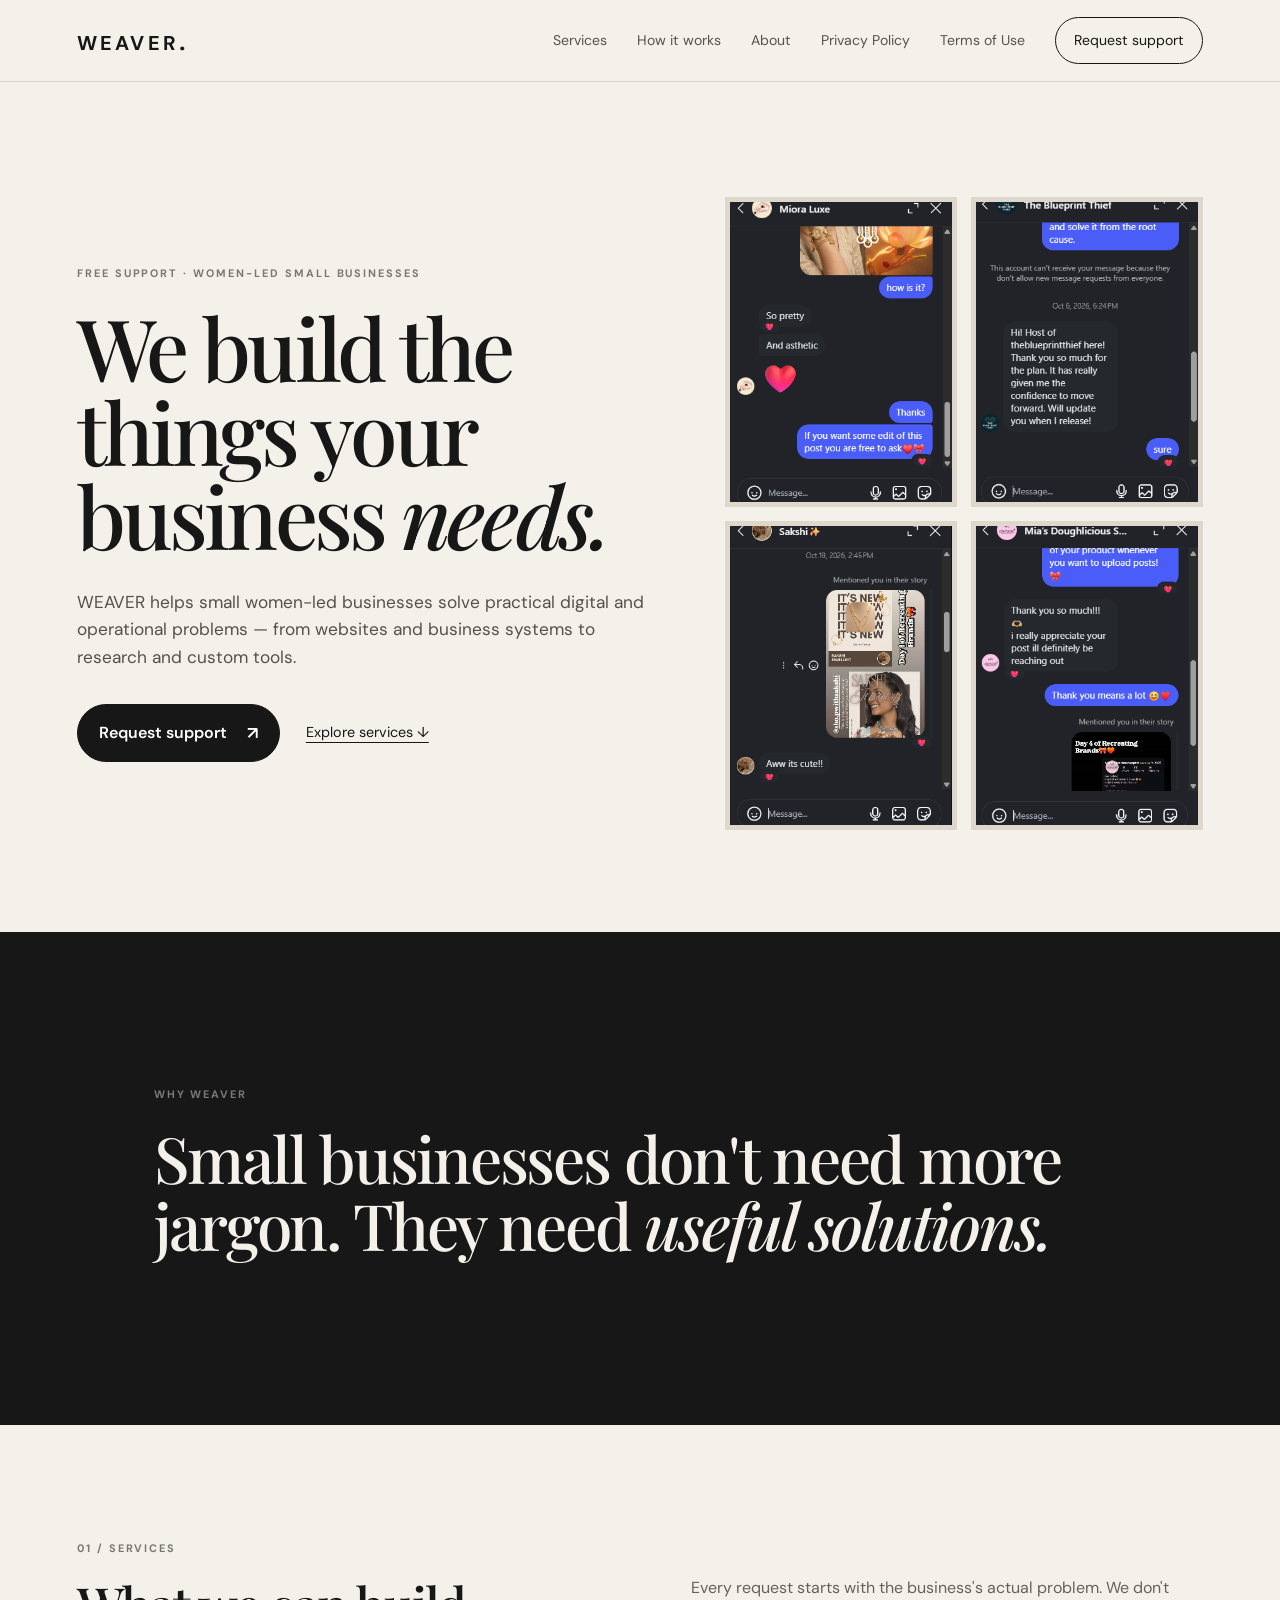
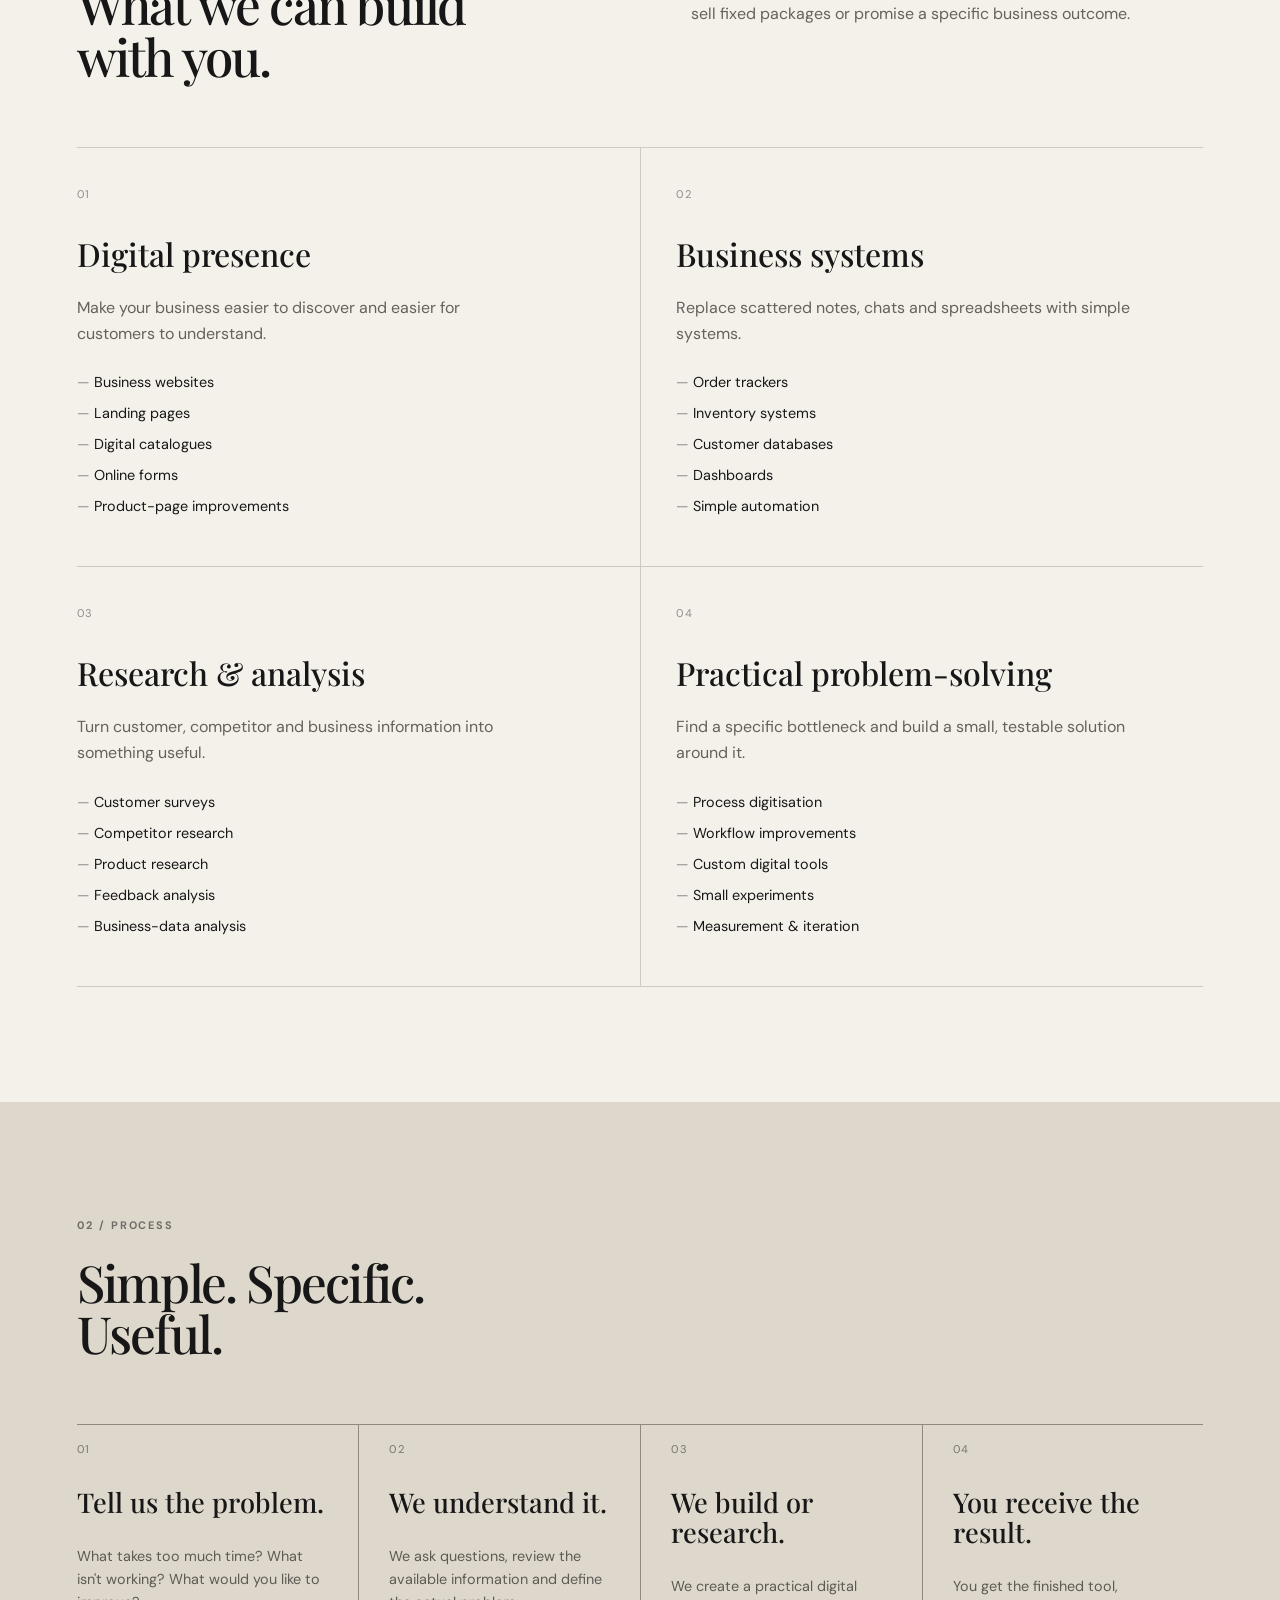
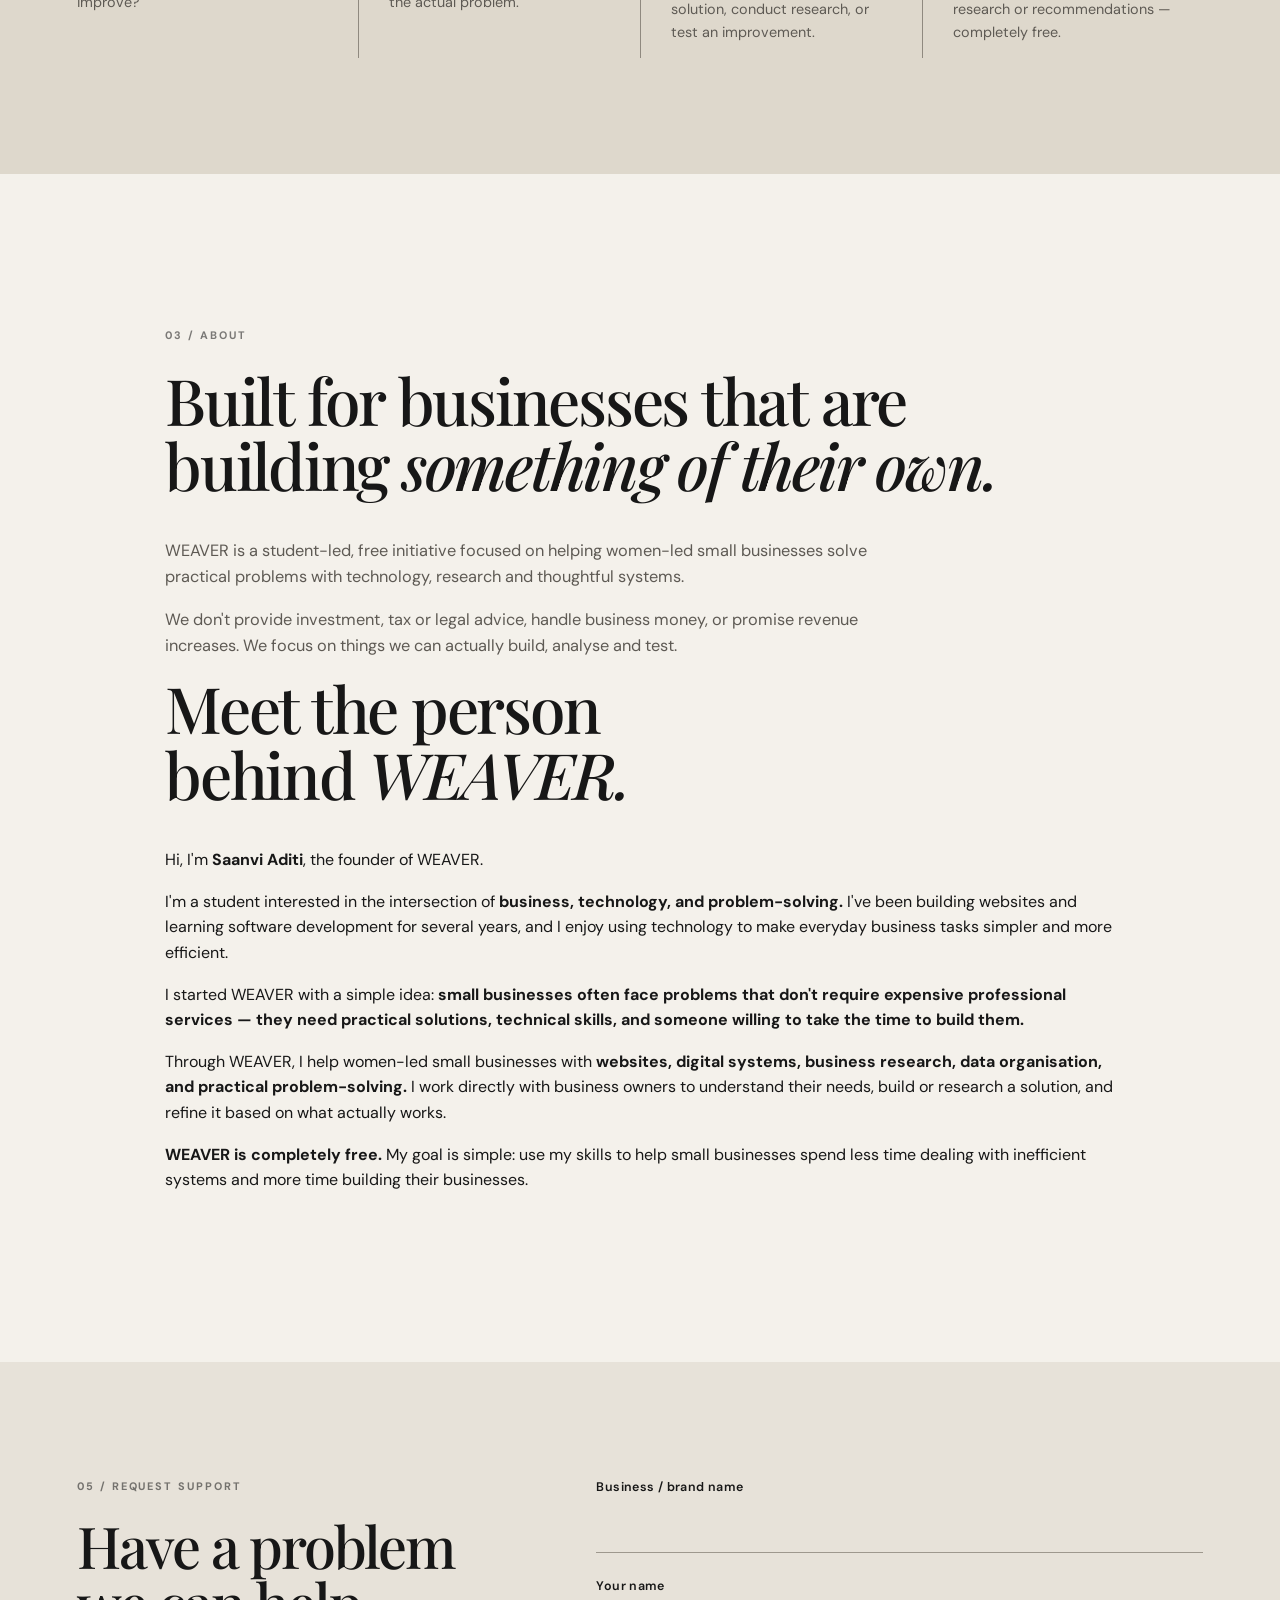
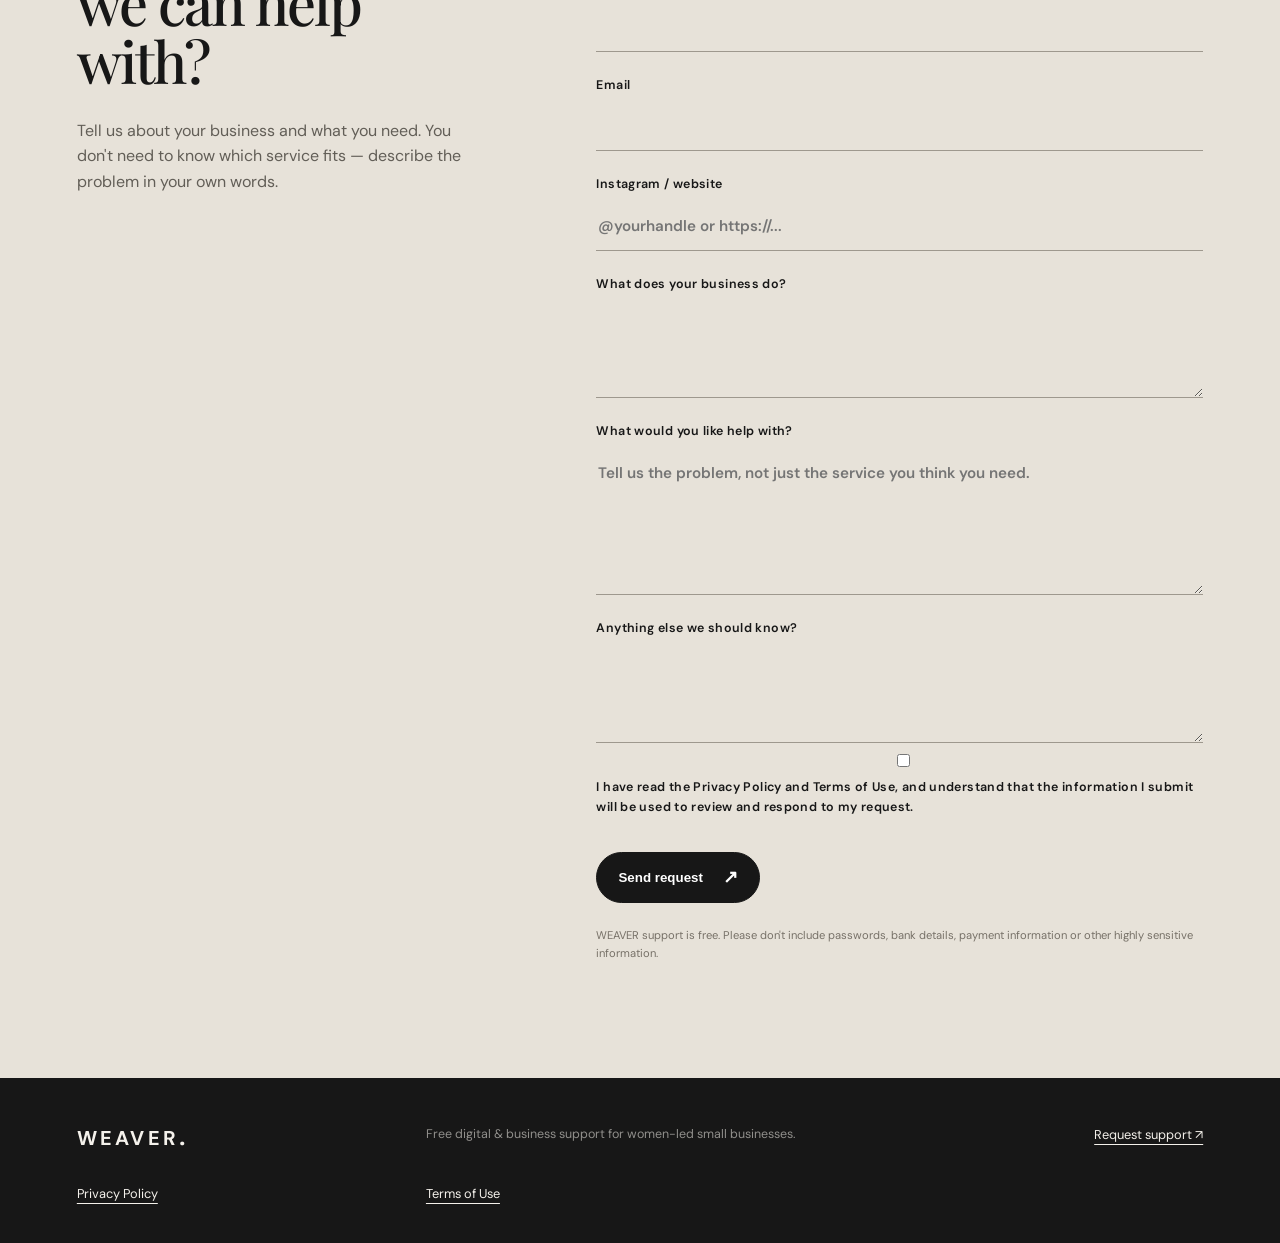
<file: index.html>
<!doctype html>
<html lang="en">
<head>
  <meta charset="utf-8">
  <meta name="viewport" content="width=device-width, initial-scale=1">
  <title>WEAVER | Small Women-led Business Support</title>
          <link rel="icon" type="image/png" href="fav.png">

  <meta name="description" content="WEAVER provides free digital and business support for women-led small businesses.">
  <link rel="preconnect" href="https://fonts.googleapis.com">
  <link rel="preconnect" href="https://fonts.gstatic.com" crossorigin>
  <link href="https://fonts.googleapis.com/css2?family=DM+Sans:wght@400;500;600;700&family=Playfair+Display:wght@500;600&display=swap" rel="stylesheet">
  <link rel="stylesheet" href="styles.css">
</head>
<body>
  <header class="nav">
    <a class="brand" href="#top">WEAVER<span>.</span></a>
    <nav>
      <a href="#services">Services</a>
      <a href="#process">How it works</a>
      <a href="#about">About</a>
      <a href="privacy.html">Privacy Policy</a>
      <a href="terms.html">Terms of Use</a>
      <a class="nav-cta" href="#request">Request support</a>
    </nav>
    <button class="menu" aria-label="Open menu">☰</button>
  </header>

  <main id="top">
    <section class="hero">
      <div class="hero-copy">
        <p class="eyebrow">FREE SUPPORT · WOMEN-LED SMALL BUSINESSES</p>
        <h1>We build the things your business <em>needs.</em></h1>
        <p class="lead">WEAVER helps small women-led businesses solve practical digital and operational problems — from websites and business systems to research and custom tools.</p>
        <div class="hero-actions">
          <a class="button dark" href="#request">Request support <span>↗</span></a>
          <a class="text-link" href="#services">Explore services ↓</a>
        </div>
      </div>
      <div class="hero-art" aria-label="Weaver showcase">
  <div class="hero-images">
    <img src="images/image1.png" alt="Weaver showcase 1">
    <img src="images/image2.png" alt="Weaver showcase 2">
    <img src="images/image3.png" alt="Weaver showcase 3">
    <img src="images/image4.png" alt="Weaver showcase 4">
  </div>
</div>
    </section>

    <section class="statement">
      <p class="eyebrow">WHY WEAVER</p>
      <h2>Small businesses don't need more jargon. They need <em>useful solutions.</em></h2>
    </section>

    <section class="services section" id="services">
      <div class="section-heading">
        <div>
          <p class="eyebrow">01 / SERVICES</p>
          <h2>What we can build<br>with you.</h2>
        </div>
        <p>Every request starts with the business's actual problem. We don't sell fixed packages or promise a specific business outcome.</p>
      </div>

      <div class="service-grid">
        <article class="service">
          <div class="number">01</div>
          <h3>Digital presence</h3>
          <p>Make your business easier to discover and easier for customers to understand.</p>
          <ul>
            <li>Business websites</li>
            <li>Landing pages</li>
            <li>Digital catalogues</li>
            <li>Online forms</li>
            <li>Product-page improvements</li>
          </ul>
        </article>

        <article class="service">
          <div class="number">02</div>
          <h3>Business systems</h3>
          <p>Replace scattered notes, chats and spreadsheets with simple systems.</p>
          <ul>
            <li>Order trackers</li>
            <li>Inventory systems</li>
            <li>Customer databases</li>
            <li>Dashboards</li>
            <li>Simple automation</li>
          </ul>
        </article>

        <article class="service">
          <div class="number">03</div>
          <h3>Research & analysis</h3>
          <p>Turn customer, competitor and business information into something useful.</p>
          <ul>
            <li>Customer surveys</li>
            <li>Competitor research</li>
            <li>Product research</li>
            <li>Feedback analysis</li>
            <li>Business-data analysis</li>
          </ul>
        </article>

        <article class="service">
          <div class="number">04</div>
          <h3>Practical problem-solving</h3>
          <p>Find a specific bottleneck and build a small, testable solution around it.</p>
          <ul>
            <li>Process digitisation</li>
            <li>Workflow improvements</li>
            <li>Custom digital tools</li>
            <li>Small experiments</li>
            <li>Measurement & iteration</li>
          </ul>
        </article>
      </div>
    </section>

    <section class="process section" id="process">
      <div class="section-heading">
        <div>
          <p class="eyebrow">02 / PROCESS</p>
          <h2>Simple. Specific.<br>Useful.</h2>
        </div>
      </div>
      <div class="steps">
        <div class="step"><span>01</span><h3>Tell us the problem.</h3><p>What takes too much time? What isn't working? What would you like to improve?</p></div>
        <div class="step"><span>02</span><h3>We understand it.</h3><p>We ask questions, review the available information and define the actual problem.</p></div>
        <div class="step"><span>03</span><h3>We build or research.</h3><p>We create a practical digital solution, conduct research, or test an improvement.</p></div>
        <div class="step"><span>04</span><h3>You receive the result.</h3><p>You get the finished tool, research or recommendations — completely free.</p></div>
      </div>
    </section>

    <section class="about section" id="about">
      <div class="about-box">
        <p class="eyebrow">03 / ABOUT</p>
        <h2>Built for businesses that are building <em>something of their own.</em></h2>
        <p>WEAVER is a student-led, free initiative focused on helping women-led small businesses solve practical problems with technology, research and thoughtful systems.</p>
        <p>We don't provide investment, tax or legal advice, handle business money, or promise revenue increases. We focus on things we can actually build, analyse and test.</p>
        <h2>Meet the person<br>behind <em>WEAVER.</em></h2>
<div class="about-copy">
<p>Hi, I'm <strong>Saanvi Aditi</strong>, the founder of WEAVER.</p>
<p>I'm a student interested in the intersection of <strong>business, technology, and problem-solving.</strong> I've been building websites and learning software development for several years, and I enjoy using technology to make everyday business tasks simpler and more efficient.</p>
<p>I started WEAVER with a simple idea: <strong>small businesses often face problems that don't require expensive professional services — they need practical solutions, technical skills, and someone willing to take the time to build them.</strong></p>
<p>Through WEAVER, I help women-led small businesses with <strong>websites, digital systems, business research, data organisation, and practical problem-solving.</strong> I work directly with business owners to understand their needs, build or research a solution, and refine it based on what actually works.</p>
<p><strong>WEAVER is completely free.</strong> My goal is simple: use my skills to help small businesses spend less time dealing with inefficient systems and more time building their businesses.</p>
      </div>
    </section>

    
    <section class="request section" id="request">
      <div class="request-intro">
        <p class="eyebrow">05 / REQUEST SUPPORT</p>
        <h2>Have a problem<br>we can help with?</h2>
        <p>Tell us about your business and what you need. You don't need to know which service fits — describe the problem in your own words.</p>
      </div>

      
      <form class="request-form" action="https://formspree.io/f/mbglypln" method="POST">
        <label>Business / brand name <input name="business_name" required></label>
        <label>Your name <input name="owner_name" required></label>
        <label>Email <input type="email" name="email" required></label>
        <label>Instagram / website <input name="online_presence" placeholder="@yourhandle or https://..."></label>
        <label>What does your business do? <textarea name="business_description" rows="3" required></textarea></label>
        <label>What would you like help with? <textarea name="request" rows="5" required placeholder="Tell us the problem, not just the service you think you need."></textarea></label>
        <label>Anything else we should know? <textarea name="additional_info" rows="3"></textarea>
        <input type="checkbox" name="privacy_consent" class="consent" value="accepted" required><span >I have read the <a href="privacy.html" target="_blank">Privacy Policy</a> and <a href="terms.html" target="_blank">Terms of Use</a>, and understand that the information I submit will be used to review and respond to my request.</span></label>
        <input type="hidden" name="_subject" value="New WEAVER support request">
        <button class="button dark submit" type="submit">Send request <span>↗</span></button>
        <p class="form-note">WEAVER support is free. Please don't include passwords, bank details, payment information or other highly sensitive information.</p>
      </form>
    </section>
  </main>

  <footer>
    <div class="brand">WEAVER<span>.</span></div>
    <p>Free digital & business support for women-led small businesses.</p>
    <a href="#request">Request support ↗</a>
    
    <a href="privacy.html">Privacy Policy</a>
    <a href="terms.html">Terms of Use</a>
  </footer>

  <script src="script.js"></script>
</body>
</html>
</file>
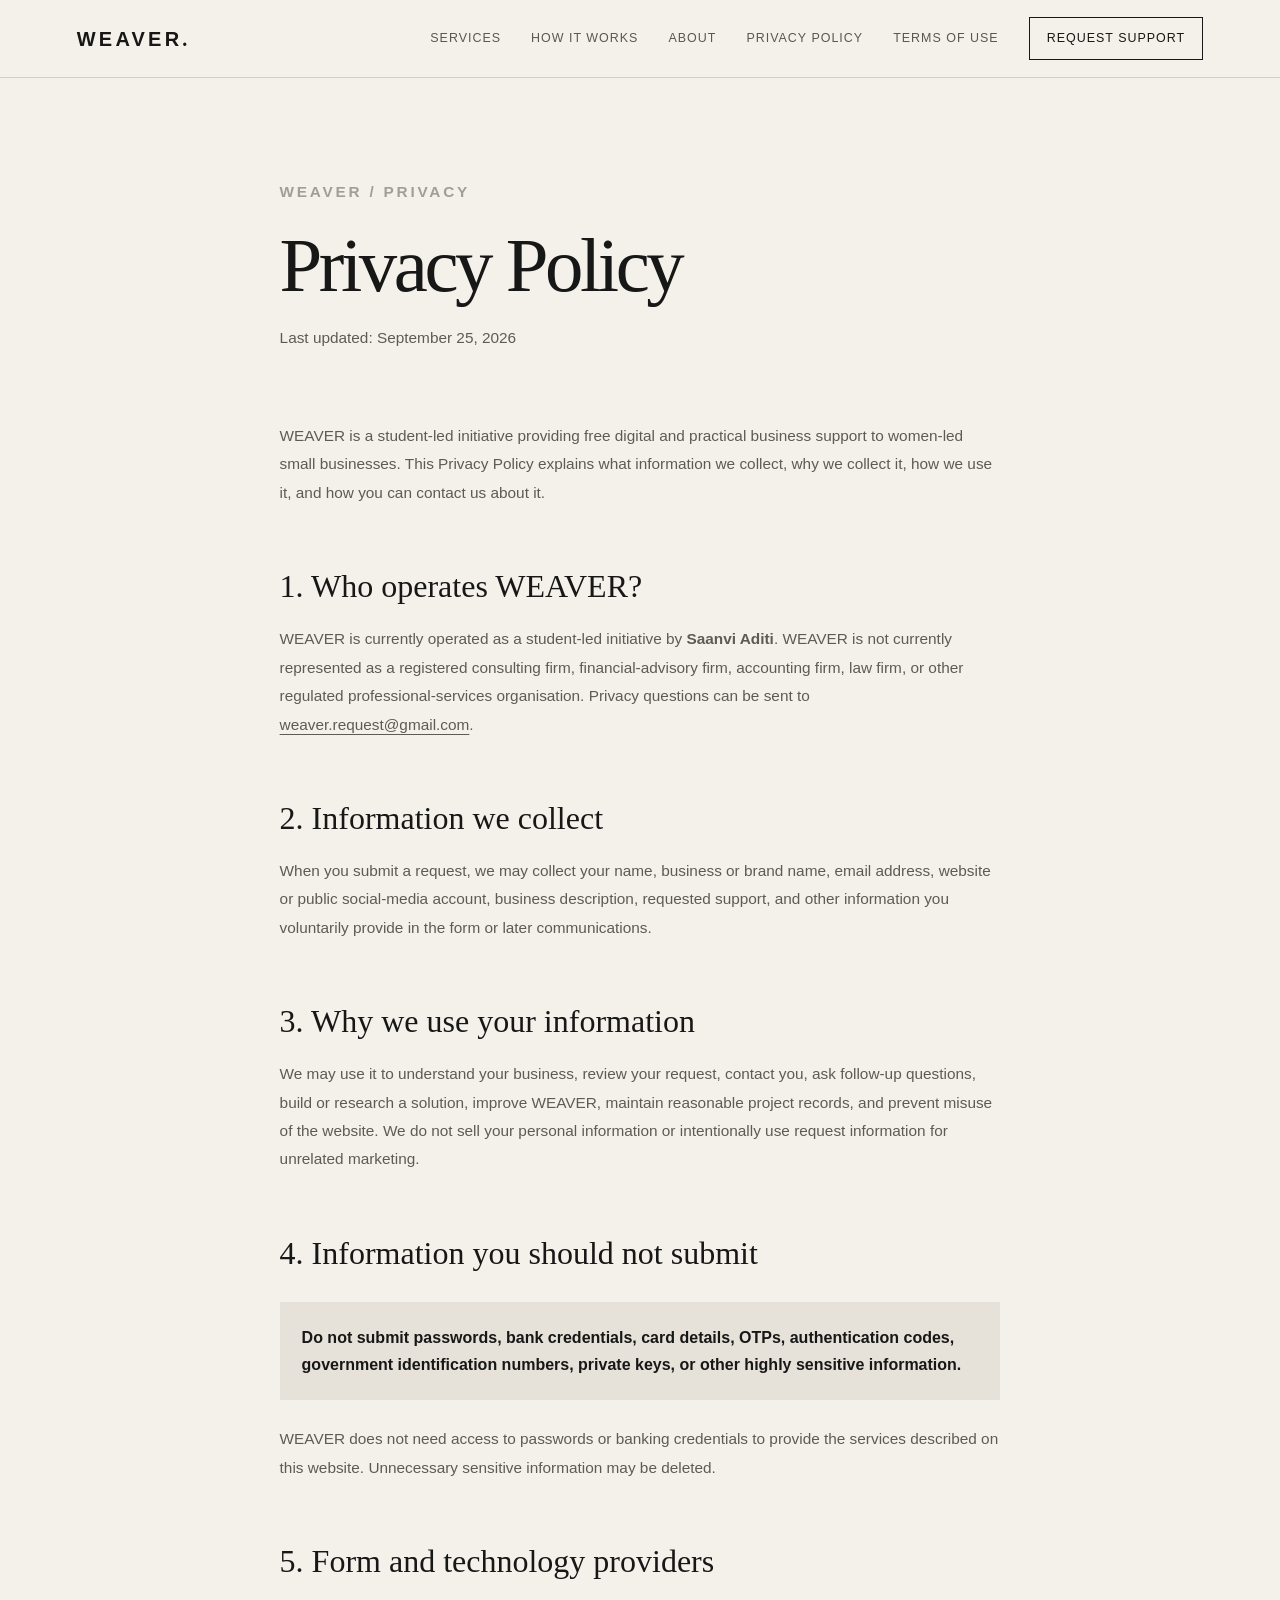
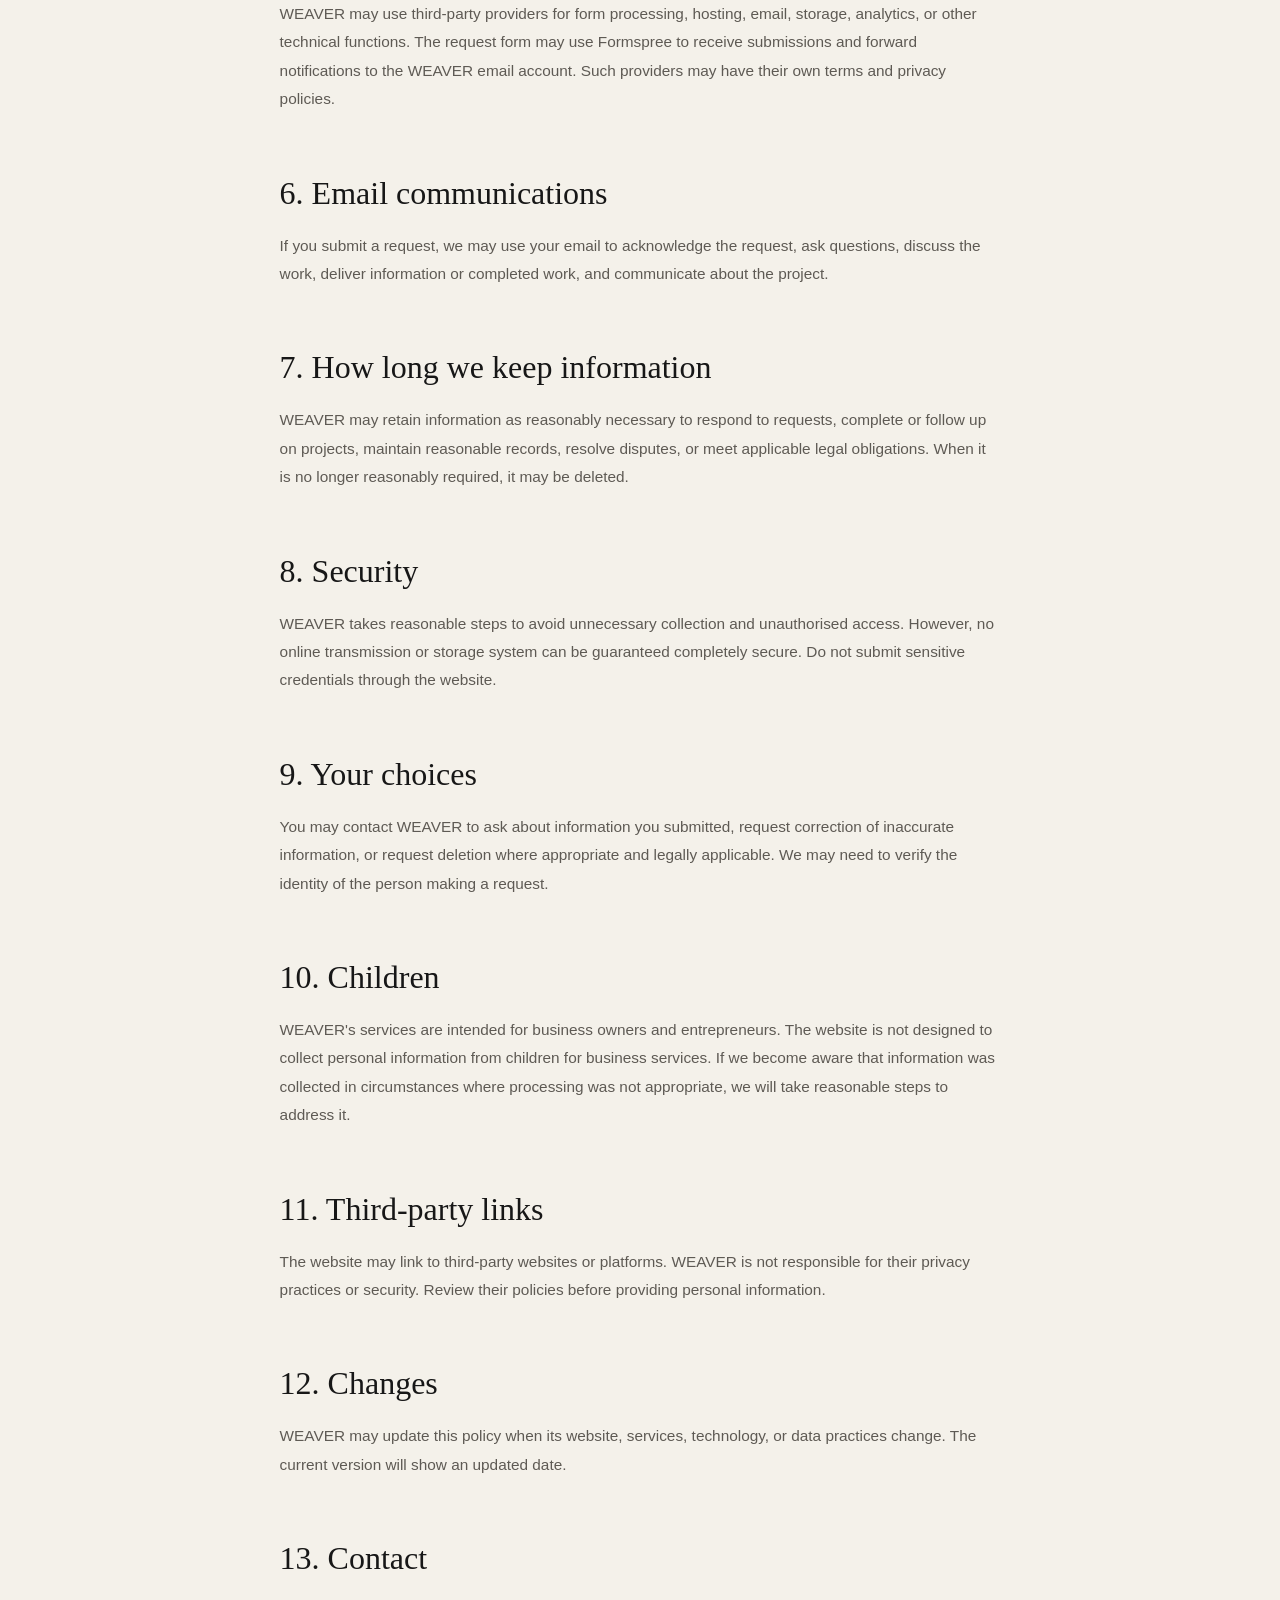
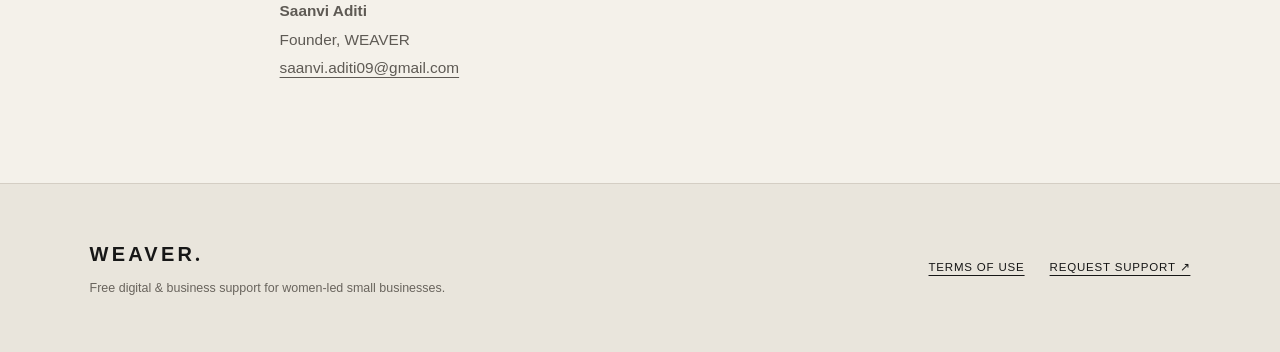
<file: privacy.html>
<!doctype html>
<html lang="en">

<head>
    <meta charset="utf-8">
    <meta name="viewport" content="width=device-width,initial-scale=1">
          <link rel="icon" type="image/png" href="fav.png">

    <title>Privacy Policy | WEAVER</title>
    <link rel="stylesheet" href="styles2.css">
</head>

<body>
    <header class="nav"><a class="brand" href="index.html">WEAVER<span>.</span></a><button class="menu">☰</button>
        <nav class="nav-links"><a href="index.html#services">Services</a><a href="index.html#process">How it works</a><a
                href="index.html#about">About</a>
                 <a
                href="privacy.html">Privacy Policy</a>
                <a
                href="terms.html">Terms of Use</a><a class="nav-cta" href="index.html#request">Request support</a></nav>
    </header>
    <main class="legal">
        <p class="eyebrow">WEAVER / PRIVACY</p>
        <h1>Privacy Policy</h1>
        <p class="updated">Last updated: September 25, 2026</p>
        <p>WEAVER is a student-led initiative providing free digital and practical business support to women-led small
            businesses. This Privacy Policy explains what information we collect, why we collect it, how we use it, and
            how you can contact us about it.</p>
        <h2>1. Who operates WEAVER?</h2>
        <p>WEAVER is currently operated as a student-led initiative by <strong>Saanvi Aditi</strong>. WEAVER is not
            currently represented as a registered consulting firm, financial-advisory firm, accounting firm, law firm,
            or other regulated professional-services organisation. Privacy questions can be sent to <a
                href="mailto:weaver.request@gmail.com">weaver.request@gmail.com</a>.</p>
        <h2>2. Information we collect</h2>
        <p>When you submit a request, we may collect your name, business or brand name, email address, website or public
            social-media account, business description, requested support, and other information you voluntarily provide
            in the form or later communications.</p>
        <h2>3. Why we use your information</h2>
        <p>We may use it to understand your business, review your request, contact you, ask follow-up questions, build
            or research a solution, improve WEAVER, maintain reasonable project records, and prevent misuse of the
            website. We do not sell your personal information or intentionally use request information for unrelated
            marketing.</p>
        <h2>4. Information you should not submit</h2>
        <div class="legal-note"><strong>Do not submit passwords, bank credentials, card details, OTPs, authentication
                codes, government identification numbers, private keys, or other highly sensitive information.</strong>
        </div>
        <p>WEAVER does not need access to passwords or banking credentials to provide the services described on this
            website. Unnecessary sensitive information may be deleted.</p>
        <h2>5. Form and technology providers</h2>
        <p>WEAVER may use third-party providers for form processing, hosting, email, storage, analytics, or other
            technical functions. The request form may use Formspree to receive submissions and forward notifications to
            the WEAVER email account. Such providers may have their own terms and privacy policies.</p>
        <h2>6. Email communications</h2>
        <p>If you submit a request, we may use your email to acknowledge the request, ask questions, discuss the work,
            deliver information or completed work, and communicate about the project.</p>
        <h2>7. How long we keep information</h2>
        <p>WEAVER may retain information as reasonably necessary to respond to requests, complete or follow up on
            projects, maintain reasonable records, resolve disputes, or meet applicable legal obligations. When it is no
            longer reasonably required, it may be deleted.</p>
        <h2>8. Security</h2>
        <p>WEAVER takes reasonable steps to avoid unnecessary collection and unauthorised access. However, no online
            transmission or storage system can be guaranteed completely secure. Do not submit sensitive credentials
            through the website.</p>
        <h2>9. Your choices</h2>
        <p>You may contact WEAVER to ask about information you submitted, request correction of inaccurate information,
            or request deletion where appropriate and legally applicable. We may need to verify the identity of the
            person making a request.</p>
        <h2>10. Children</h2>
        <p>WEAVER's services are intended for business owners and entrepreneurs. The website is not designed to collect
            personal information from children for business services. If we become aware that information was collected
            in circumstances where processing was not appropriate, we will take reasonable steps to address it.</p>
        <h2>11. Third-party links</h2>
        <p>The website may link to third-party websites or platforms. WEAVER is not responsible for their privacy
            practices or security. Review their policies before providing personal information.</p>
        <h2>12. Changes</h2>
        <p>WEAVER may update this policy when its website, services, technology, or data practices change. The current
            version will show an updated date.</p>
        <h2>13. Contact</h2>
        <p><strong>Saanvi Aditi</strong><br>Founder, WEAVER<br><a
                href="mailto:saanvi.aditi09@gmail.com">saanvi.aditi09@gmail.com</a></p>
    </main>
    <footer>
        <div>
            <div class="brand">WEAVER<span>.</span></div>
            <p>Free digital & business support for women-led small businesses.</p>
        </div>
        <div class="footer-links"><a href="terms.html">Terms of Use</a><a href="index.html#request">Request support
                ↗</a></div>
    </footer>
    <script src="script.js"></script>
</body>

</html>
</file>
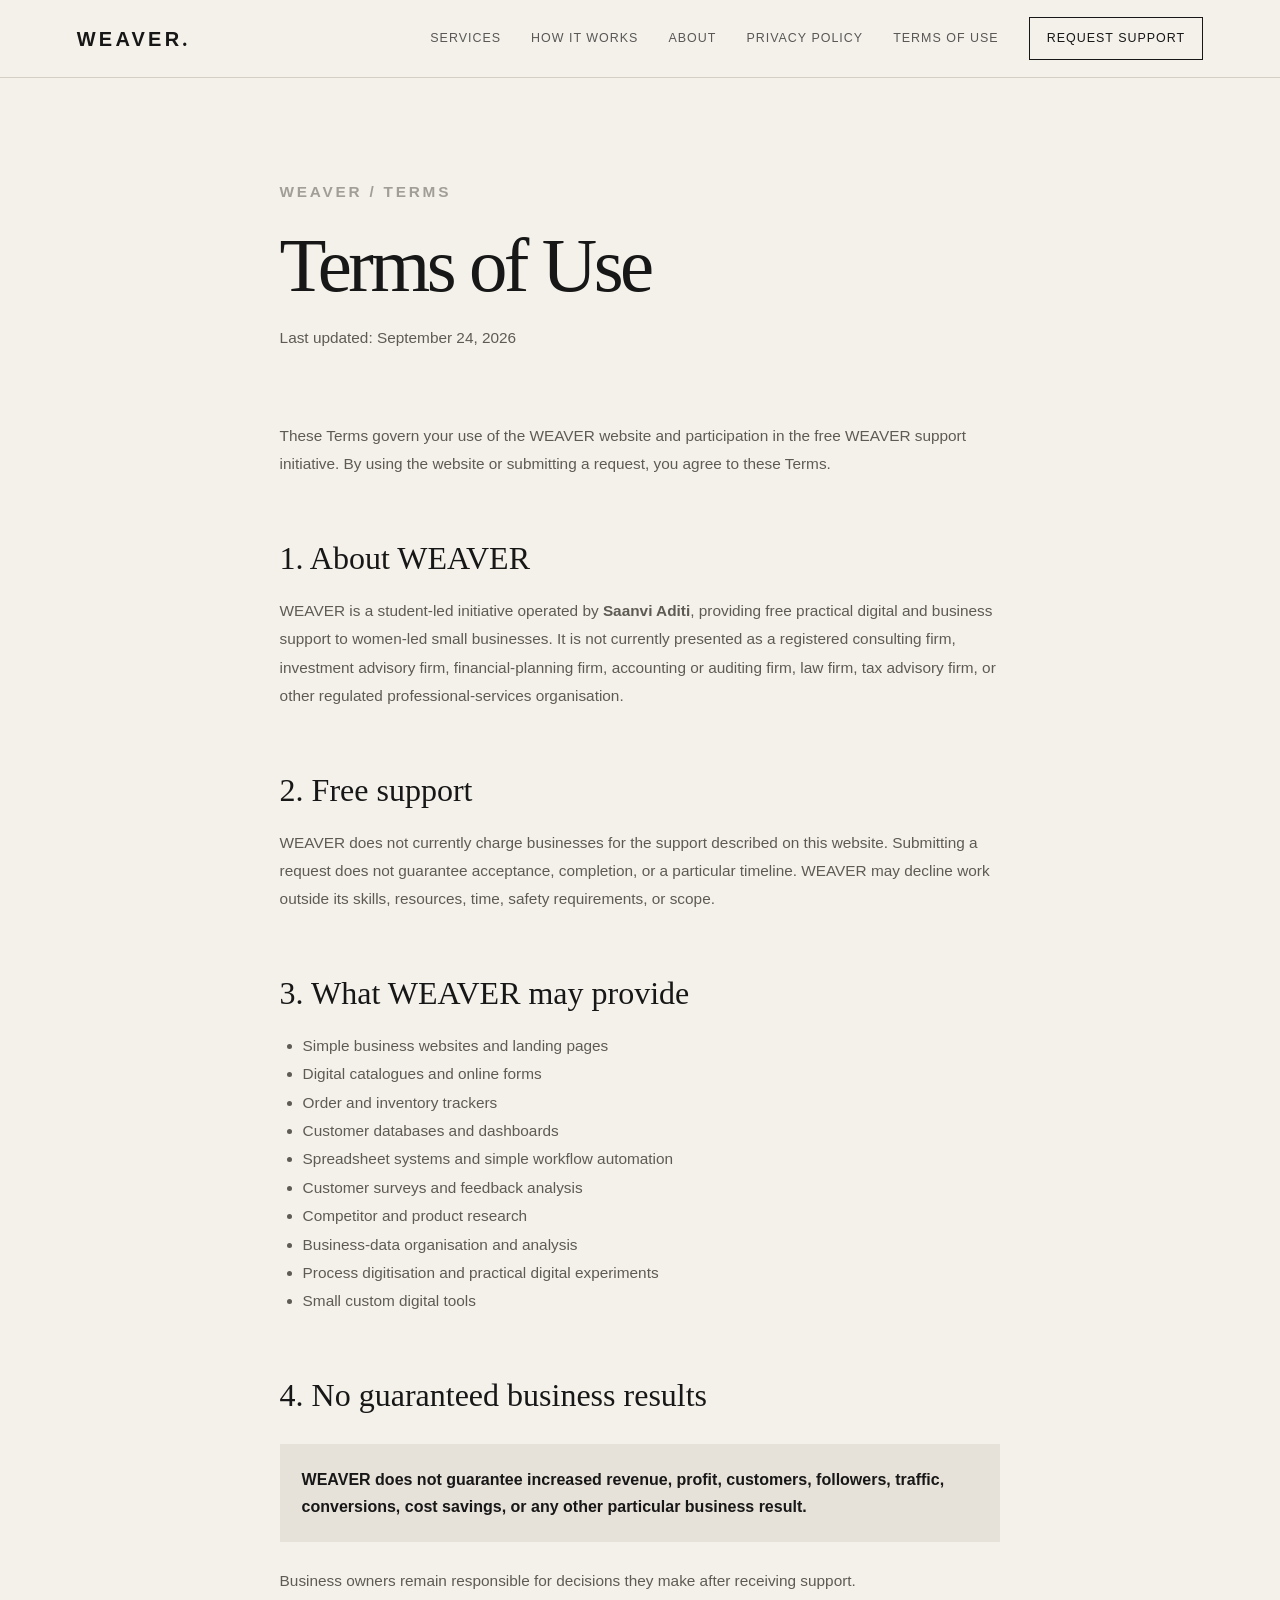
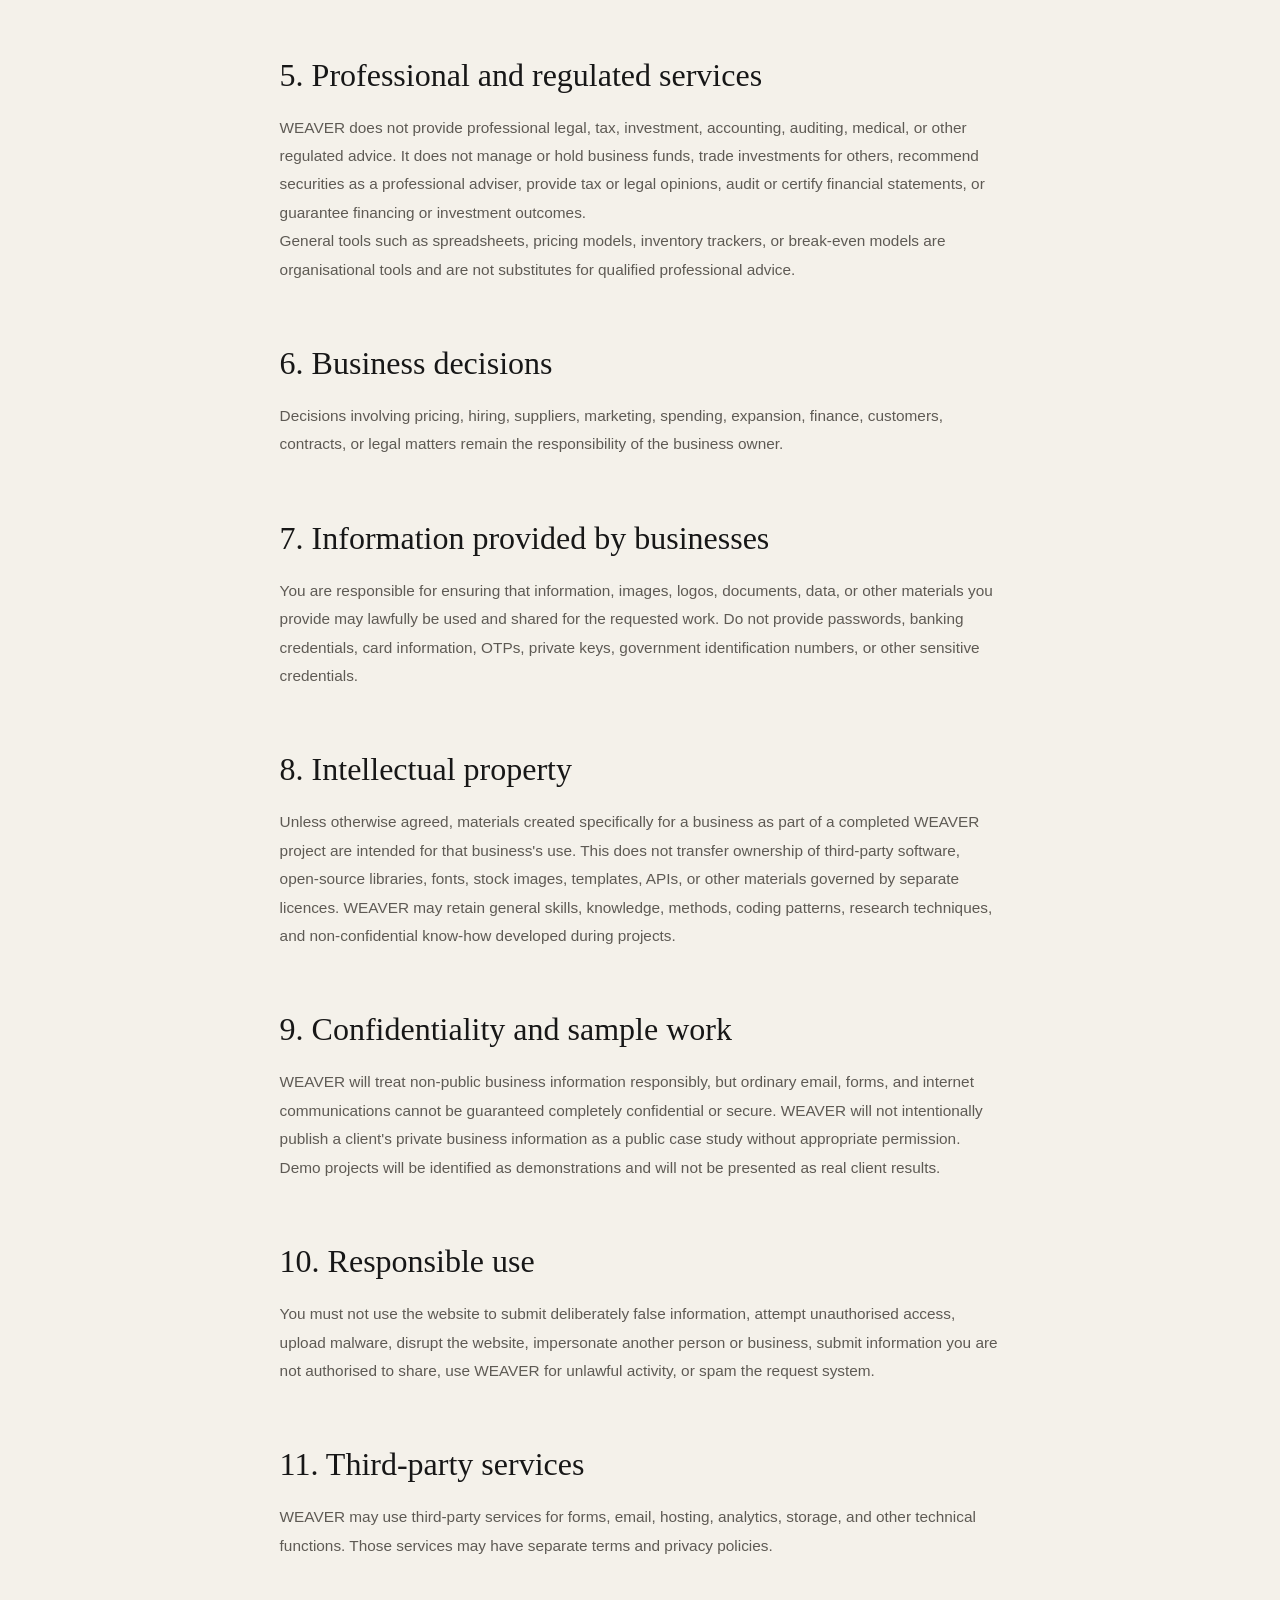
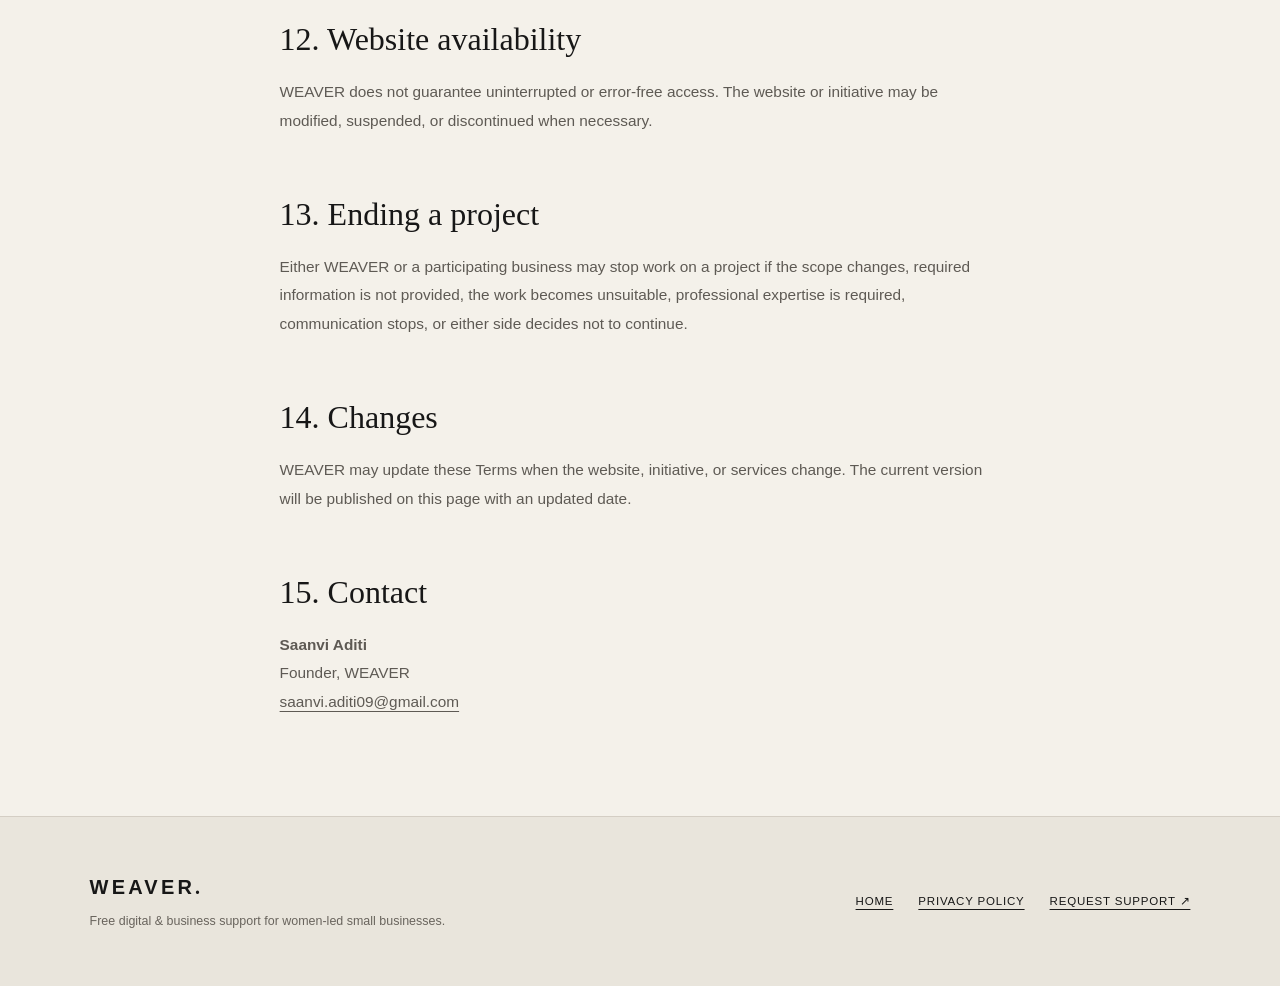
<file: terms.html>
<!doctype html>
<html lang="en">

<head>
    <meta charset="utf-8">
    <meta name="viewport" content="width=device-width,initial-scale=1">
          <link rel="icon" type="image/png" href="fav.png">

    <title>Terms of Use | WEAVER</title>
    <link rel="stylesheet" href="styles2.css">
</head>

<body>
    <header class="nav"><a class="brand" href="index.html">WEAVER<span>.</span></a><button class="menu">☰</button>
        <nav class="nav-links"><a href="index.html#services">Services</a><a href="index.html#process">How it works</a><a
                href="index.html#about">About</a>
                <a
                href="privacy.html">Privacy Policy</a>
                <a
                href="terms.html">Terms of Use</a><a class="nav-cta" href="index.html#request">Request support</a></nav>
    </header>
    <main class="legal">
        <p class="eyebrow">WEAVER / TERMS</p>
        <h1>Terms of Use</h1>
        <p class="updated">Last updated: September 24, 2026</p>
        <p>These Terms govern your use of the WEAVER website and participation in the free WEAVER support initiative. By
            using the website or submitting a request, you agree to these Terms.</p>
        <h2>1. About WEAVER</h2>
        <p>WEAVER is a student-led initiative operated by <strong>Saanvi Aditi</strong>, providing free practical
            digital and business support to women-led small businesses. It is not currently presented as a registered
            consulting firm, investment advisory firm, financial-planning firm, accounting or auditing firm, law firm,
            tax advisory firm, or other regulated professional-services organisation.</p>
        <h2>2. Free support</h2>
        <p>WEAVER does not currently charge businesses for the support described on this website. Submitting a request
            does not guarantee acceptance, completion, or a particular timeline. WEAVER may decline work outside its
            skills, resources, time, safety requirements, or scope.</p>
        <h2>3. What WEAVER may provide</h2>
        <ul>
            <li>Simple business websites and landing pages</li>
            <li>Digital catalogues and online forms</li>
            <li>Order and inventory trackers</li>
            <li>Customer databases and dashboards</li>
            <li>Spreadsheet systems and simple workflow automation</li>
            <li>Customer surveys and feedback analysis</li>
            <li>Competitor and product research</li>
            <li>Business-data organisation and analysis</li>
            <li>Process digitisation and practical digital experiments</li>
            <li>Small custom digital tools</li>
        </ul>
        <h2>4. No guaranteed business results</h2>
        <div class="legal-note"><strong>WEAVER does not guarantee increased revenue, profit, customers, followers,
                traffic, conversions, cost savings, or any other particular business result.</strong></div>
        <p>Business owners remain responsible for decisions they make after receiving support.</p>
        <h2>5. Professional and regulated services</h2>
        <p>WEAVER does not provide professional legal, tax, investment, accounting, auditing, medical, or other
            regulated advice. It does not manage or hold business funds, trade investments for others, recommend
            securities as a professional adviser, provide tax or legal opinions, audit or certify financial statements,
            or guarantee financing or investment outcomes.</p>
        <p>General tools such as spreadsheets, pricing models, inventory trackers, or break-even models are
            organisational tools and are not substitutes for qualified professional advice.</p>
        <h2>6. Business decisions</h2>
        <p>Decisions involving pricing, hiring, suppliers, marketing, spending, expansion, finance, customers,
            contracts, or legal matters remain the responsibility of the business owner.</p>
        <h2>7. Information provided by businesses</h2>
        <p>You are responsible for ensuring that information, images, logos, documents, data, or other materials you
            provide may lawfully be used and shared for the requested work. Do not provide passwords, banking
            credentials, card information, OTPs, private keys, government identification numbers, or other sensitive
            credentials.</p>
        <h2>8. Intellectual property</h2>
        <p>Unless otherwise agreed, materials created specifically for a business as part of a completed WEAVER project
            are intended for that business's use. This does not transfer ownership of third-party software, open-source
            libraries, fonts, stock images, templates, APIs, or other materials governed by separate licences. WEAVER
            may retain general skills, knowledge, methods, coding patterns, research techniques, and non-confidential
            know-how developed during projects.</p>
        <h2>9. Confidentiality and sample work</h2>
        <p>WEAVER will treat non-public business information responsibly, but ordinary email, forms, and internet
            communications cannot be guaranteed completely confidential or secure. WEAVER will not intentionally publish
            a client's private business information as a public case study without appropriate permission. Demo projects
            will be identified as demonstrations and will not be presented as real client results.</p>
        <h2>10. Responsible use</h2>
        <p>You must not use the website to submit deliberately false information, attempt unauthorised access, upload
            malware, disrupt the website, impersonate another person or business, submit information you are not
            authorised to share, use WEAVER for unlawful activity, or spam the request system.</p>
        <h2>11. Third-party services</h2>
        <p>WEAVER may use third-party services for forms, email, hosting, analytics, storage, and other technical
            functions. Those services may have separate terms and privacy policies.</p>
        <h2>12. Website availability</h2>
        <p>WEAVER does not guarantee uninterrupted or error-free access. The website or initiative may be modified,
            suspended, or discontinued when necessary.</p>
        <h2>13. Ending a project</h2>
        <p>Either WEAVER or a participating business may stop work on a project if the scope changes, required
            information is not provided, the work becomes unsuitable, professional expertise is required, communication
            stops, or either side decides not to continue.</p>
        <h2>14. Changes</h2>
        <p>WEAVER may update these Terms when the website, initiative, or services change. The current version will be
            published on this page with an updated date.</p>
        <h2>15. Contact</h2>
        <p><strong>Saanvi Aditi</strong><br>Founder, WEAVER<br><a href="mailto:saanvi.aditi09@gmail.com">saanvi.aditi09@gmail.com</a></p>
    </main>
    <footer>
        <div>
            <div class="brand">WEAVER<span>.</span></div>
            <p>Free digital & business support for women-led small businesses.</p>
        </div>
        <div class="footer-links"><a href="index.html">Home</a><a href="privacy.html">Privacy Policy</a><a
                href="index.html#request">Request support ↗</a></div>
    </footer>
    <script src="script.js"></script>
</body>

</html>
</file>
<file: styles.css>
* {
    box-sizing: border-box
}

html {
    scroll-behavior: smooth
}

body {
    margin: 0;
    background: #f4f1eb;
    color: #171717;
    font-family: "DM Sans", Arial, sans-serif;
    line-height: 1.6
}

a {
    color: inherit;
    text-decoration: none
}

.nav {
    height: 82px;
    padding: 0 6vw;
    display: flex;
    align-items: center;
    justify-content: space-between;
    border-bottom: 1px solid #d8d3c9;
    background: #f4f1eb;
    position: sticky;
    top: 0;
    z-index: 10
}

.brand {
    font-size: 1.25rem;
    font-weight: 700;
    letter-spacing: .16em
}

.brand span {
    font-family: "Playfair Display", serif;
    font-size: 1.5rem
}

.nav nav {
    display: flex;
    align-items: center;
    gap: 30px;
    font-size: .88rem
}

.nav nav>a:not(.nav-cta) {
    opacity: .72
}

.nav-cta {
    padding: 11px 18px;
    border: 1px solid #171717;
    border-radius: 999px
}

.menu {
    display: none;
    border: 0;
    background: none;
    font-size: 1.4rem
}

.hero {
    min-height: calc(100vh - 82px);
    padding: 9vw 6vw 8vw;
    display: grid;
    grid-template-columns: 1.1fr .9fr;
    gap: 5vw;
    align-items: center;
    overflow: hidden
}

.eyebrow {
    font-size: .68rem;
    letter-spacing: .18em;
    font-weight: 700;
    margin: 0 0 22px;
    opacity: .55
}

.hero h1 {
    font-family: "Playfair Display", Georgia, serif;
    font-size: clamp(3.3rem, 6.7vw, 7rem);
    font-weight: 500;
    line-height: .98;
    letter-spacing: -.045em;
    margin: 0;
    max-width: 850px
}

.hero h1 em,
.statement em,
.about h2 em {
    font-style: italic;
    font-weight: 500
}

.lead {
    max-width: 640px;
    font-size: 1.08rem;
    color: #55514a;
    margin: 32px 0
}

.hero-actions {
    display: flex;
    align-items: center;
    gap: 26px
}

.button {
    display: inline-flex;
    align-items: center;
    justify-content: center;
    gap: 20px;
    padding: 14px 21px;
    border-radius: 999px;
    font-weight: 600;
    border: 1px solid #171717;
    cursor: pointer
}

.button.dark {
    background: #171717;
    color: #fff
}

.button span {
    font-size: 1.1rem
}

.text-link {
    font-size: .9rem;
    text-decoration: underline;
    text-underline-offset: 5px
}

.hero-art {
    min-height: 510px;
    position: relative
}

.hero-card {
    position: absolute;
    width: min(380px, 80%);
    padding: 42px;
    background: #ded8cc;
    left: 14%;
    top: 25%;
    transform: rotate(-6deg);
    box-shadow: 0 25px 70px rgba(0, 0, 0, .08)
}

.hero-card span {
    font-size: .68rem;
    letter-spacing: .18em;
    font-weight: 700
}

.hero-card strong {
    display: block;
    font-family: "Playfair Display", serif;
    font-size: 2.3rem;
    line-height: 1.05;
    font-weight: 500;
    margin: 55px 0
}

.hero-card small {
    color: #666;
    letter-spacing: .08em
}

.orb {
    position: absolute;
    border-radius: 50%;
    border: 1px solid #aaa399
}

.orb-one {
    width: 390px;
    height: 390px;
    right: 0;
    top: 0
}

.orb-two {
    width: 230px;
    height: 230px;
    right: 22%;
    bottom: 2%
}

.thread {
    position: absolute;
    height: 1px;
    background: #777;
    transform-origin: left center
}

.thread-a {
    width: 530px;
    top: 33%;
    left: 7%;
    transform: rotate(31deg)
}

.thread-b {
    width: 500px;
    top: 63%;
    left: 12%;
    transform: rotate(-25deg)
}

.thread-c {
    width: 350px;
    top: 48%;
    left: 35%;
    transform: rotate(72deg)
}

.statement {
    padding: 12vw 12vw 13vw;
    background: #171717;
    color: #f4f1eb
}

.statement h2 {
    font-family: "Playfair Display", serif;
    font-size: clamp(2.5rem, 5vw, 5.2rem);
    line-height: 1.04;
    font-weight: 500;
    letter-spacing: -.035em;
    max-width: 1100px;
    margin: 0
}

.statement .eyebrow {
    opacity: .45
}

.section {
    padding: 9vw 6vw
}

.section-heading {
    display: grid;
    grid-template-columns: 1fr 1fr;
    gap: 8vw;
    margin-bottom: 65px
}

.section-heading h2 {
    font-family: "Playfair Display", serif;
    font-weight: 500;
    font-size: clamp(2.5rem, 4vw, 4.6rem);
    line-height: 1;
    letter-spacing: -.035em;
    margin: 0
}

.section-heading>p {
    max-width: 480px;
    color: #66615a;
    margin: 35px 0 0
}

.service-grid {
    display: grid;
    grid-template-columns: repeat(2, 1fr);
    border-top: 1px solid #cfc9bf
}

.service {
    padding: 38px 35px 48px 0;
    border-bottom: 1px solid #cfc9bf
}

.service:nth-child(even) {
    padding-left: 35px;
    border-left: 1px solid #cfc9bf
}

.number {
    font-size: .7rem;
    letter-spacing: .15em;
    opacity: .45
}

.service h3 {
    font-family: "Playfair Display", serif;
    font-size: 2rem;
    font-weight: 500;
    margin: 24px 0 8px
}

.service p {
    color: #66615a;
    max-width: 460px
}

.service ul {
    padding: 0;
    margin: 25px 0 0;
    list-style: none;
    display: grid;
    gap: 8px;
    font-size: .9rem
}

.service li:before {
    content: "— ";
    opacity: .45
}

.process {
    background: #ded8cc
}

.steps {
    display: grid;
    grid-template-columns: repeat(4, 1fr);
    gap: 0
}

.step {
    padding: 10px 30px 0 0;
    border-top: 1px solid #8f897f
}

.step:not(:first-child) {
    padding-left: 30px;
    border-left: 1px solid #8f897f
}

.step span {
    font-size: .7rem;
    letter-spacing: .15em;
    opacity: .5
}

.step h3 {
    font-family: "Playfair Display", serif;
    font-size: 1.7rem;
    font-weight: 500;
    line-height: 1.1
}

.step p {
    font-size: .9rem;
    color: #5e5a54
}

.about {
    padding-top: 12vw;
    padding-bottom: 12vw
}

.about-box {
    max-width: 950px;
    margin: auto
}

.about h2 {
    font-family: "Playfair Display", serif;
    font-weight: 500;
    font-size: clamp(2.8rem, 5vw, 5.2rem);
    line-height: 1.03;
    letter-spacing: -.035em;
    margin: 0 0 40px
}

.about-box>p:not(.eyebrow) {
    max-width: 720px;
    color: #5e5a54;
    font-size: 1.02rem
}


.request {
    background: #e7e2d9;
    display: grid;
    grid-template-columns: .8fr 1.2fr;
    gap: 9vw
}

.request-intro h2 {
    font-family: "Playfair Display", serif;
    font-size: clamp(2.7rem, 4.5vw, 5rem);
    font-weight: 500;
    line-height: 1;
    letter-spacing: -.035em;
    margin: 0 0 28px
}

.request-intro>p:not(.eyebrow) {
    color: #625e57;
    max-width: 440px
}

.request-form {
    display: grid;
    gap: 24px
}

.request-form label {
    display: grid;
    gap: 8px;
    font-size: .78rem;
    font-weight: 600;
    letter-spacing: .03em
}

.request-form input,
.request-form textarea {
    width: 100%;
    border: 0;
    border-bottom: 1px solid #9e988e;
    background: transparent;
    padding: 11px 2px;
    font: inherit;
    font-size: .95rem;
    outline: none;
    resize: vertical
}
.consent input[type="checkbox"] {
    width: 16px !important;
    height: 16px !important;
    flex: 0 0 16px;
    margin-top: 3px;
}


.request-form input:focus,
.request-form textarea:focus {
    border-bottom-color: #171717
}

.submit {
    justify-self: start;
    margin-top: 10px
}

.form-note {
    font-size: .7rem;
    color: #777168;
    margin: 0;
    max-width: 650px
}

footer {
    padding: 38px 6vw;
    display: grid;
    grid-template-columns: 1fr 2fr auto;
    gap: 30px;
    align-items: center;
    background: #171717;
    color: #f4f1eb
}

footer p {
    font-size: .78rem;
    opacity: .55;
    margin: 0
}

footer>a {
    text-decoration: underline;
    text-underline-offset: 5px;
    font-size: .8rem
}

@media(max-width:800px) {
    .nav {
        height: 70px
    }

    .nav nav {
        display: none
    }

    .menu {
        display: block
    }

    .hero {
        grid-template-columns: 1fr;
        padding-top: 18vw
    }

    .hero-art {
        min-height: 380px
    }

    .hero-card {
        left: 8%;
        top: 18%
    }

    .section-heading,
    .request {
        grid-template-columns: 1fr
    }

    .service-grid {
        grid-template-columns: 1fr
    }

    .service:nth-child(even) {
        padding-left: 0;
        border-left: 0
    }

    .steps {
        grid-template-columns: 1fr 1fr;
        gap: 35px
    }

    .step {
        padding: 20px 0 0 !important;
        border-left: 0 !important
    }

    .statement {
        padding: 18vw 8vw
    }

    .section {
        padding: 15vw 7vw
    }

    footer {
        grid-template-columns: 1fr;
        gap: 10px
    }

    .hero h1 {
        font-size: clamp(3.1rem, 15vw, 5rem)
    }
}

@media(max-width:500px) {
    .steps {
        grid-template-columns: 1fr
    }

    .hero-art {
        min-height: 330px
    }

    .hero-card strong {
        font-size: 1.8rem;
        margin: 35px 0
    }

    .hero-card {
        padding: 30px
    }

    .orb-one {
        width: 300px;
        height: 300px
    }
}
/*Images for reviews*/
.hero-images {
  display: grid;
  grid-template-columns: repeat(2, minmax(0, 1fr));
  gap: 14px;
  width: 100%;
  max-width: 520px;
  margin: auto;
}

.hero-images img {
  width: 100%;
  aspect-ratio: 3 / 4;
  object-fit: cover;
  border: 5px solid #ded8cc;
  display: block;
}

@media (max-width: 600px) {
  .hero-images {
    max-width: 380px;
    gap: 10px;
  }

}
</file>
<file: styles2.css>
* {
    box-sizing: border-box;
    margin: 0;
    padding: 0
}

:root {
    --ink: #171717;
    --muted: #69645d;
    --paper: #f4f1ea;
    --paper2: #e7e2d9;
    --line: #d4cec4
}

html {
    scroll-behavior: smooth
}

body {
    font-family: "DM Sans", Arial, sans-serif;
    background: var(--paper);
    color: var(--ink);
    line-height: 1.5
}

a {
    color: inherit;
    text-decoration: none
}

.nav {
    height: 78px;
    padding: 0 6vw;
    display: flex;
    align-items: center;
    justify-content: space-between;
    border-bottom: 1px solid var(--line);
    position: sticky;
    top: 0;
    background: rgba(244, 241, 234, .94);
    backdrop-filter: blur(12px);
    z-index: 20
}

.brand {
    font-weight: 600;
    font-size: 1.25rem;
    letter-spacing: .16em
}

.brand span {
    font-family: Georgia, serif
}

.nav-links {
    display: flex;
    align-items: center;
    gap: 30px;
    font-size: .78rem;
    text-transform: uppercase;
    letter-spacing: .08em
}

.nav-links a:not(.nav-cta) {
    opacity: .7
}

.nav-links a:hover {
    opacity: 1
}

.nav-cta {
    padding: 11px 17px;
    border: 1px solid var(--ink)
}

.menu {
    display: none;
    background: none;
    border: 0;
    font-size: 1.4rem
}

.hero {
    min-height: calc(100vh - 78px);
    padding: 9vh 7vw;
    display: grid;
    grid-template-columns: 1.1fr .9fr;
    gap: 6vw;
    align-items: center;
    border-bottom: 1px solid var(--line)
}

.eyebrow {
    font-size: .68rem;
    letter-spacing: .16em;
    font-weight: 600;
    color: #7a746c;
    margin-bottom: 25px
}

.hero h1,
.section h2,
.legal h1 {
    font-family: "Playfair Display", Georgia, serif;
    font-weight: 500;
    letter-spacing: -.045em;
    line-height: .98
}

.hero h1 {
    font-size: clamp(4rem, 7.2vw, 7.8rem)
}

em {
    font-style: italic
}

.hero-text {
    max-width: 620px;
    margin-top: 30px;
    font-size: 1.1rem;
    color: var(--muted);
    line-height: 1.75
}

.hero-actions {
    display: flex;
    gap: 25px;
    align-items: center;
    margin-top: 38px
}

.button {
    display: inline-flex;
    align-items: center;
    gap: 18px;
    padding: 15px 21px;
    border: 1px solid var(--ink);
    font-size: .76rem;
    text-transform: uppercase;
    letter-spacing: .08em;
    cursor: pointer
}

.dark {
    background: var(--ink);
    color: white
}

.text-link {
    font-size: .78rem;
    text-transform: uppercase;
    letter-spacing: .08em;
    border-bottom: 1px solid var(--ink);
    padding-bottom: 4px
}

.hero-art {
    min-height: 460px;
    position: relative;
    display: grid;
    place-items: center
}

.orb {
    position: absolute;
    border-radius: 50%
}

.one {
    width: 310px;
    height: 310px;
    background: #d7d1c5;
    left: 7%;
    top: 9%
}

.two {
    width: 210px;
    height: 210px;
    background: #bdb5a8;
    right: 4%;
    bottom: 8%
}

.weave-card {
    width: min(420px, 90%);
    height: 310px;
    background: #1b1b1a;
    position: relative;
    z-index: 2;
    display: flex;
    align-items: flex-end;
    padding: 28px;
    color: #f4f1ea;
    overflow: hidden
}

.weave-card span {
    font-size: .67rem;
    letter-spacing: .18em;
    position: relative;
    z-index: 3
}

.weave-lines {
    position: absolute;
    inset: -40%;
    background: repeating-linear-gradient(35deg, transparent 0 18px, rgba(244, 241, 234, .16) 19px 21px, transparent 22px 39px);
    transform: rotate(-10deg)
}

.section {
    padding: 120px 7vw;
    border-bottom: 1px solid var(--line)
}

.two-col {
    display: grid;
    grid-template-columns: 1.1fr .7fr;
    gap: 10vw
}

.two-col h2,
.section-head h2,
.process>h2,
.scope>h2,
.request h2 {
    font-size: clamp(3rem, 5.5vw, 6rem)
}

.two-col>p,
.intro,
.request-intro>p:last-child {
    color: var(--muted);
    font-size: 1rem;
    line-height: 1.8;
    padding-top: 10px
}

.section-head {
    display: flex;
    justify-content: space-between;
    gap: 8vw;
    margin-bottom: 65px
}

.intro {
    max-width: 390px
}

.service-grid {
    display: grid;
    grid-template-columns: repeat(2, 1fr);
    border-top: 1px solid var(--ink);
    border-left: 1px solid var(--ink)
}

.service-grid article {
    padding: 40px;
    border-right: 1px solid var(--ink);
    border-bottom: 1px solid var(--ink);
    min-height: 360px
}

.service-grid article>span,
.process-grid span {
    font-size: .7rem;
    letter-spacing: .15em;
    color: #777168
}

.service-grid h3 {
    font-family: "Playfair Display", Georgia, serif;
    font-size: 2.1rem;
    font-weight: 500;
    margin: 50px 0 12px
}

.service-grid p {
    color: var(--muted)
}

.service-grid ul {
    list-style: none;
    margin-top: 28px;
    color: #45413b;
    font-size: .85rem;
    line-height: 2
}

.service-grid li:before {
    content: "— "
}

.process {
    background: var(--paper2)
}

.process>h2 {
    margin-bottom: 65px
}

.process-grid {
    display: grid;
    grid-template-columns: repeat(4, 1fr);
    border-top: 1px solid var(--ink)
}

.process-grid>div {
    padding: 35px 25px 20px 0;
    border-right: 1px solid var(--line);
    margin-right: 25px
}

.process-grid>div:last-child {
    border-right: 0
}

.process-grid h3 {
    font-family: "Playfair Display", Georgia, serif;
    font-weight: 500;
    font-size: 1.55rem;
    line-height: 1.15;
    margin: 45px 0 15px
}

.process-grid p {
    color: var(--muted);
    font-size: .9rem;
    line-height: 1.7
}

.about {
    background: #1b1b1a;
    color: #f4f1ea
}

.about .eyebrow {
    color: #aaa39a
}

.about-box {
    max-width: 1050px;
    margin: auto
}

.about h2 {
    font-size: clamp(3.2rem, 6vw, 6.7rem);
    margin-bottom: 65px
}

.about-copy {
    max-width: 780px;
    margin-left: auto
}

.about-copy p {
    color: #c3bdb4;
    font-size: 1.02rem;
    line-height: 1.85;
    margin-bottom: 22px
}

.about-copy strong {
    color: #f4f1ea
}

.scope {
    background: #dcd6ca
}

.scope>h2 {
    margin-bottom: 60px
}

.scope-grid {
    display: grid;
    grid-template-columns: repeat(2, 1fr);
    gap: 1px;
    background: #aaa296
}

.scope-grid>div {
    background: #dcd6ca;
    padding: 35px
}

.scope h3 {
    font-family: "Playfair Display", Georgia, serif;
    font-size: 1.6rem;
    font-weight: 500;
    margin-bottom: 12px
}

.scope p {
    color: #5e5a54;
    line-height: 1.7
}

.request {
    display: grid;
    grid-template-columns: .7fr 1.3fr;
    gap: 10vw
}

.request-intro h2 {
    margin-bottom: 30px
}

.request-form {
    display: flex;
    flex-direction: column;
    gap: 24px
}

.fields {
    display: grid;
    grid-template-columns: 1fr 1fr;
    gap: 20px
}

.request-form label {
    font-size: .7rem;
    letter-spacing: .08em;
    text-transform: uppercase;
    font-weight: 600;
    display: flex;
    flex-direction: column;
    gap: 9px
}

.request-form input,
.request-form textarea {
    font-family: inherit;
    font-size: .95rem;
    letter-spacing: 0;
    text-transform: none;
    font-weight: 400;
    border: 1px solid #bcb5aa;
    background: transparent;
    padding: 15px;
    outline: none;
    resize: vertical
}

.request-form input:focus,
.request-form textarea:focus {
    border-color: var(--ink)
}

.warning {
    font-size: .75rem;
    line-height: 1.6;
    color: #625d55;
    border-left: 2px solid #81796d;
    padding: 12px 15px;
    background: #e9e4da
}

.consent {
    display: grid !important;
    grid-template-columns: auto 1fr;
    align-items: start;
    gap: 10px !important;
    font-size: .72rem !important;
    letter-spacing: 0 !important;
    text-transform: none !important;
    font-weight: 400 !important
}

.consent input {
    width: auto !important;
    margin-top: 4px
}

.consent a {
    text-decoration: underline;
    text-underline-offset: 3px
}

#status {
    font-size: .82rem;
    color: #5e5a54;
    min-height: 20px
}

footer {
    padding: 55px 7vw;
    display: flex;
    justify-content: space-between;
    gap: 40px;
    border-top: 1px solid var(--line);
    background: #e9e5dc
}

footer p {
    color: var(--muted);
    font-size: .78rem;
    margin-top: 10px
}

.footer-links {
    display: flex;
    gap: 25px;
    align-items: center;
    flex-wrap: wrap;
    font-size: .72rem;
    text-transform: uppercase;
    letter-spacing: .07em
}

.footer-links a {
    text-decoration: underline;
    text-underline-offset: 4px
}

.legal {
    max-width: 900px;
    margin: auto;
    padding: 100px 7vw
}

.legal h1 {
    font-size: clamp(3.5rem, 6vw, 6rem);
    margin-bottom: 20px
}

.updated {
    color: #777168;
    font-size: .8rem;
    margin-bottom: 70px
}

.legal h2 {
    font-family: "Playfair Display", Georgia, serif;
    font-size: 2rem;
    font-weight: 500;
    margin: 55px 0 15px
}

.legal p,
.legal li {
    color: #5e5a54;
    font-size: .96rem;
    line-height: 1.85
}

.legal ul {
    padding-left: 23px
}

.legal a {
    text-decoration: underline;
    text-underline-offset: 4px
}

.legal-note {
    padding: 22px;
    background: var(--paper2);
    margin: 25px 0;
    line-height: 1.7
}

@media(max-width:850px) {
    .menu {
        display: block
    }

    .nav-links {
        display: none;
        position: absolute;
        top: 78px;
        left: 0;
        right: 0;
        background: var(--paper);
        border-bottom: 1px solid var(--line);
        padding: 25px 5vw;
        flex-direction: column;
        align-items: flex-start
    }

    .nav-links.open {
        display: flex
    }

    .hero,
    .request,
    .two-col {
        grid-template-columns: 1fr
    }

    .hero-art {
        min-height: 350px
    }

    .section-head {
        display: block
    }

    .intro {
        margin-top: 25px
    }

    .process-grid {
        grid-template-columns: 1fr 1fr
    }

    .service-grid,
    .scope-grid {
        grid-template-columns: 1fr
    }

    .about-copy {
        margin-left: 0
    }

    .fields {
        grid-template-columns: 1fr
    }
}

@media(max-width:520px) {
    .nav {
        padding: 0 5vw
    }

    .hero,
    .section {
        padding-left: 5vw;
        padding-right: 5vw
    }

    .hero {
        padding-top: 60px
    }

    .hero h1 {
        font-size: 3.7rem
    }

    .hero-actions {
        align-items: flex-start;
        flex-direction: column
    }

    .hero-art {
        min-height: 300px
    }

    .weave-card {
        height: 230px
    }

    .process-grid {
        grid-template-columns: 1fr
    }

    .process-grid>div {
        border-right: 0;
        border-bottom: 1px solid var(--line);
        padding-bottom: 35px;
        margin-right: 0
    }

    .fields {
        grid-template-columns: 1fr
    }

    footer {
        padding: 45px 5vw;
        flex-direction: column
    }

    .legal {
        padding: 75px 5vw
    }

    .legal h1 {
        font-size: 3.4rem
    }
}

.thread {
    position: absolute;
    height: 1px;
    background: #777;
    transform-origin: left center
}

.thread-a {
    width: 530px;
    top: 33%;
    left: 7%;
    transform: rotate(31deg)
}

.thread-b {
    width: 500px;
    top: 63%;
    left: 12%;
    transform: rotate(-25deg)
}

.thread-c {
    width: 350px;
    top: 48%;
    left: 35%;
    transform: rotate(72deg)
}

.statement {
    padding: 12vw 12vw 13vw;
    background: #171717;
    color: #f4f1eb
}

.eyebrow {
    font-size: .68rem;
    letter-spacing: .18em;
    font-weight: 700;
    margin: 0 0 22px;
    opacity: .55
}

.hero {
    min-height: calc(100vh - 82px);
    padding: 9vw 6vw 8vw;
    display: grid;
    grid-template-columns: 1.1fr .9fr;
    gap: 5vw;
    align-items: center;
    overflow: hidden
}
</file>
